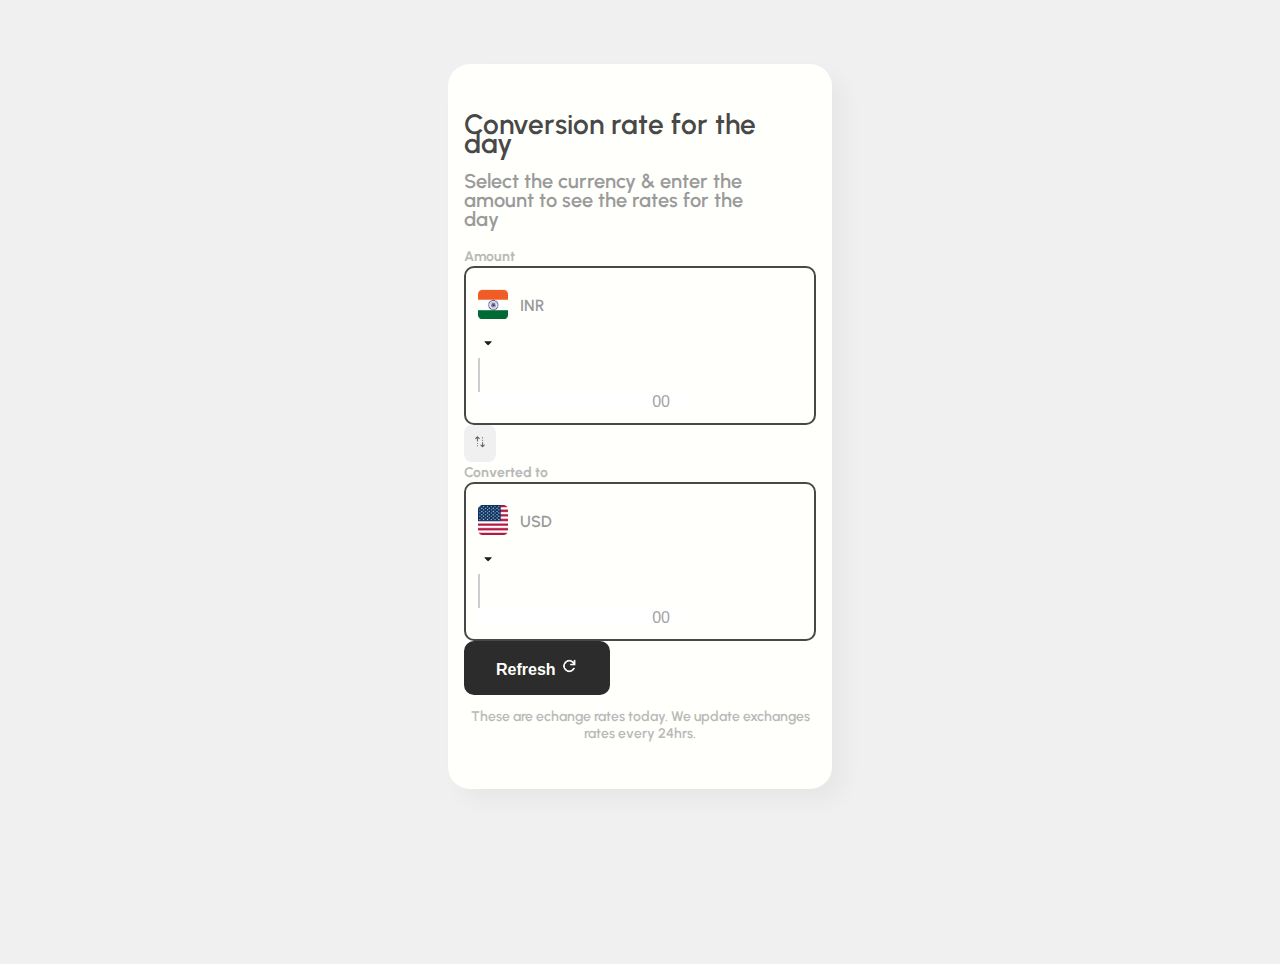
<file: currency exchange/index.html>
<!DOCTYPE html>
<html lang="en">

<head>
    <meta charset="UTF-8">
    <meta name="viewport" content="width=device-width, initial-scale=1.0">
    <title>Currency Converter</title>

    <!-- Bootstrap -->
    <link href="https://cdn.jsdelivr.net/npm/bootstrap@5.3.2/dist/css/bootstrap.min.css" rel="stylesheet"
        integrity="sha384-T3c6CoIi6uLrA9TneNEoa7RxnatzjcDSCmG1MXxSR1GAsXEV/Dwwykc2MPK8M2HN" crossorigin="anonymous">

    <!-- Google Fonts -->
    <link rel="preconnect" href="https://fonts.googleapis.com">
    <link rel="preconnect" href="https://fonts.gstatic.com" crossorigin>
    <link href="https://fonts.googleapis.com/css2?family=Urbanist:ital,wght@0,100..900;1,100..900&display=swap" rel="stylesheet">
    

    <link rel="stylesheet" href="style.css">

</head>

<body>

  <!-- Wrapper Div -->

    <div class="card d-flex flex-column gap-32-box">
        <div class="d-flex flex-column gap-04-box w-100 head-section">
            <h1 class="m-0">
                Conversion rate for the day
            </h1>
            <h2 class="m-0  head-section">
                Select the currency & enter the amount to see the rates for the day
            </h2>
        </div>
        <div class="d-flex flex-column gap-16-box">
            <div class="dropdown-custom d-flex flex-column gap-04-box">
                <label class="form-label m-0" for="input">Amount</label>
                <div class="special-form-control d-flex gap-24-box">
                    <div class="d-flex align-items-center gap-08-box">
                        <div class="toggle" id="from-currency-toggle">
                            <span><img class="flag" src="images/IND.png" alt=""></span>
                            <p class="m-0 country-tag">INR</p>
                        </div>
                        <img src="images/arrow_drop_down.svg" alt="">
                    </div>
                    <div class="options hidden">
                        <div class="option">
                            <span><img class="flag" src="images/IND.png" alt=""></span>
                            <p class="m-0 country-tag">INR</p>
                        </div>
                        <div class="option">
                            <span><img class="flag" src="images/EU.png" alt=""></span>
                            <p class="m-0 country-tag">EUR</p>
                        </div>
                        <div class="option">
                            <span><img class="flag" src="images/USA.png" alt=""></span>
                            <p class="m-0 country-tag">USD</p>
                        </div>
                    </div>
                    <div class="input-divider"> </div>
                    <input id="amount-input" type="number" class="form-control nude-form placeholder-right" placeholder="00">
                </div>
            </div>
            <div class="arrow-arbit">
                <img src="images/multiple_stop.png" alt="">
            </div>
            <div class="dropdown-custom d-flex flex-column gap-04-box">
                <label class="form-label m-0" for="input">Converted to</label>
                <div class="special-form-control d-flex gap-24-box">
                    <div class="d-flex align-items-center gap-08-box">
                        <div class="toggle" id="to-currency-toggle">
                            <span><img class="flag" src="images/USA.png" alt=""></span>
                            <p class="m-0 country-tag">USD</p>
                        </div>
                        <img src="images/arrow_drop_down.svg" alt="">
                    </div>
                    <div class="options hidden">
                        <div class="option">
                            <span><img class="flag" src="images/IND.png" alt=""></span>
                            <p class="m-0 country-tag">INR</p>
                        </div>
                        <div class="option">
                            <span><img class="flag" src="images/EU.png" alt=""></span>
                            <p class="m-0 country-tag">EUR</p>
                        </div>
                        <div class="option">
                            <span><img class="flag" src="images/USA.png" alt=""></span>
                            <p class="m-0 country-tag">USD</p>
                        </div>
                    </div>
                    <div class="input-divider"> </div>
                    <input id="converted-amount" type="number" class="form-control nude-form placeholder-right" placeholder="00">
                </div>
            </div>
        </div>

        <div class="button-wrapper d-flex flex-column gap-08-box">
            <!-- Pay Button -->
            <button id="refresh-button" class="btn btn-primary checkout-button d-flex gap-10-box align-items-center w-100 justify-content-center"
            type="button">
            Refresh
            <img class="btn-icon" src="images/refresh.png" alt="">
            </button>
            <p class="m-0 help-text">
                These are echange rates today. We update exchanges rates every 24hrs.
            </p>
        </div>

    </div>

    <script src="script.js"></script>
</body>

</html>
</file>
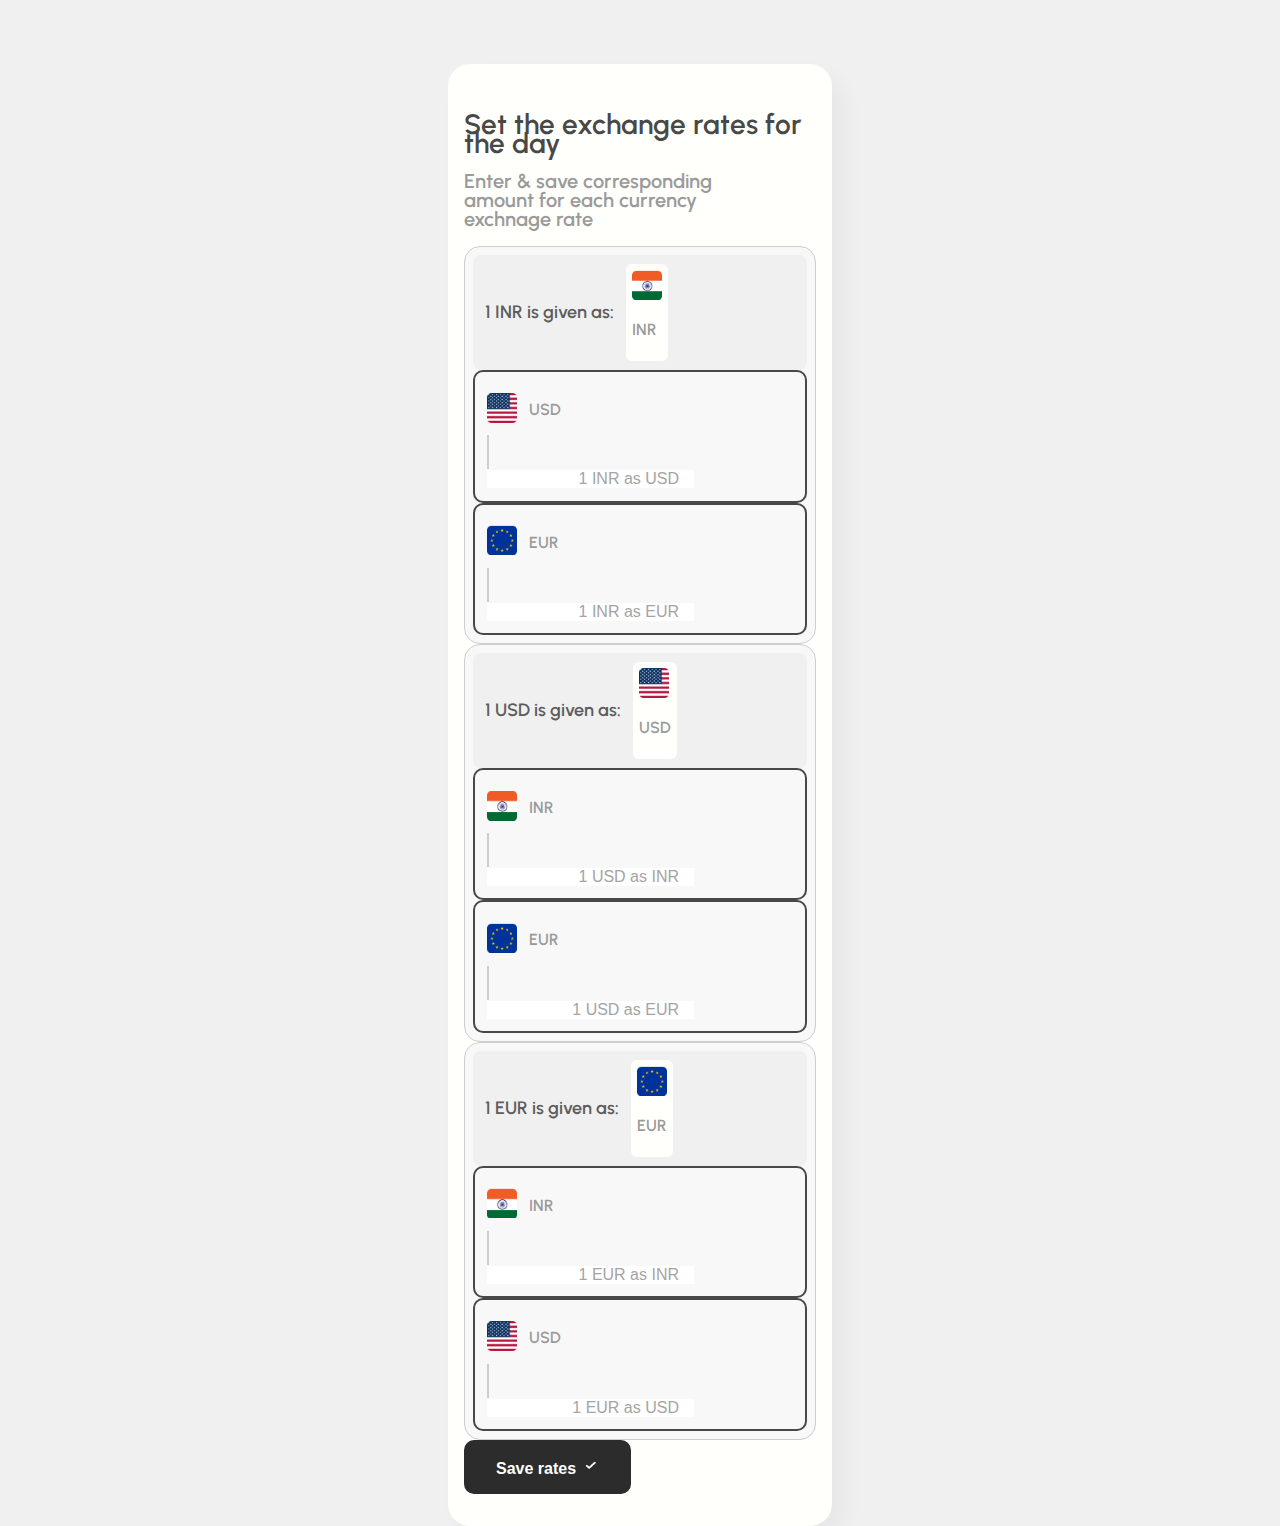
<file: currency exchange/set-rates.html>
<!DOCTYPE html>
<html lang="en">

<head>
    <meta charset="UTF-8">
    <meta name="viewport" content="width=device-width, initial-scale=1.0">
    <title>Save Rates</title>

    <!-- Bootstrap -->
    <link href="https://cdn.jsdelivr.net/npm/bootstrap@5.3.2/dist/css/bootstrap.min.css" rel="stylesheet"
        integrity="sha384-T3c6CoIi6uLrA9TneNEoa7RxnatzjcDSCmG1MXxSR1GAsXEV/Dwwykc2MPK8M2HN" crossorigin="anonymous">

    <!-- Google Fonts -->
    <link rel="preconnect" href="https://fonts.googleapis.com">
    <link rel="preconnect" href="https://fonts.gstatic.com" crossorigin>
    <link href="https://fonts.googleapis.com/css2?family=Urbanist:ital,wght@0,100..900;1,100..900&display=swap" rel="stylesheet">
    

    <link rel="stylesheet" href="style.css">

</head>

<body class=" card-set-rates">

  <!-- Wrapper Div -->

    <div class="card d-flex gap-32-box">
        <div class="d-flex flex-column gap-04-box w-100">
            <h1 class="m-0">
                Set the exchange rates for the day
            </h1>
            <h2 class="m-0 head-section">
                Enter & save corresponding amount for each currency exchnage rate
            </h2>
        </div>
        <div class="d-flex flex-column gap-16-box save-section">
            <div class="option-save justify-content-between align-items-center">
                <h6 class="m-0 save-head">1 INR is given as:</h6>
                <div class="d-flex align-items-center justify-content-start button-curr gap-08-box">
                    <span><img class="flag" src="images/IND.png" alt=""></span>
                    <p class="m-0 country-tag">INR</p>
                </div>
               
            </div>
            <div class="d-flex flex-column gap-08-box">
                <div class="special-form-control d-flex gap-24-box">
                    <div class="d-flex align-items-center gap-08-box">
                        <div class="toggle-cursor-normal" id="to-currency-toggle">
                            <span><img class="flag" src="images/USA.png" alt=""></span>
                            <p class="m-0 country-tag">USD</p>
                        </div>
                    </div>
                    <div class="input-divider"> </div>
                    <input id="converted-amount" type="number" class="form-control nude-form placeholder-right" placeholder="1 INR as USD">
                </div>
                <div class="special-form-control d-flex gap-24-box">
                    <div class="d-flex align-items-center gap-08-box">
                        <div class="toggle-cursor-normal" id="to-currency-toggle">
                            <span><img class="flag" src="images/EU.png" alt=""></span>
                            <p class="m-0 country-tag">EUR</p>
                        </div>
                    </div>
                    <div class="input-divider"> </div>
                    <input id="converted-amount" type="number" class="form-control nude-form placeholder-right" placeholder="1 INR as EUR">
                </div>
            </div>

        </div>
        <div class="d-flex flex-column gap-16-box save-section">
            <div class="option-save justify-content-between align-items-center">
                <h6 class="m-0 save-head">1 USD is given as:</h6>
                <div class="d-flex align-items-center justify-content-start button-curr gap-08-box">
                    <span><img class="flag" src="images/USA.png" alt=""></span>
                    <p class="m-0 country-tag">USD</p>
                </div>
               
            </div>
            <div class="d-flex flex-column gap-08-box">
                <div class="special-form-control d-flex gap-24-box">
                    <div class="d-flex align-items-center gap-08-box">
                        <div class="toggle-cursor-normal" id="to-currency-toggle">
                            <span><img class="flag" src="images/IND.png" alt=""></span>
                            <p class="m-0 country-tag">INR</p>
                        </div>
                    </div>
                    <div class="input-divider"> </div>
                    <input id="converted-amount" type="number" class="form-control nude-form placeholder-right" placeholder="1 USD as INR">
                </div>
                <div class="special-form-control d-flex gap-24-box">
                    <div class="d-flex align-items-center gap-08-box">
                        <div class="toggle-cursor-normal" id="to-currency-toggle">
                            <span><img class="flag" src="images/EU.png" alt=""></span>
                            <p class="m-0 country-tag">EUR</p>
                        </div>
                    </div>
                    <div class="input-divider"> </div>
                    <input id="converted-amount" type="number" class="form-control nude-form placeholder-right" placeholder="1 USD as EUR">
                </div>
            </div>

        </div>
        <div class="d-flex flex-column gap-16-box save-section">
            <div class="option-save justify-content-between align-items-center">
                <h6 class="m-0 save-head">1 EUR is given as:</h6>
                <div class="d-flex align-items-center justify-content-start button-curr gap-08-box">
                    <span><img class="flag" src="images/EU.png" alt=""></span>
                    <p class="m-0 country-tag">EUR</p>
                </div>
               
            </div>
            <div class="d-flex flex-column gap-08-box">
                <div class="special-form-control d-flex gap-24-box">
                    <div class="d-flex align-items-center gap-08-box">
                        <div class="toggle-cursor-normal" id="to-currency-toggle">
                            <span><img class="flag" src="images/IND.png" alt=""></span>
                            <p class="m-0 country-tag">INR</p>
                        </div>
                    </div>
                    <div class="input-divider"> </div>
                    <input id="converted-amount" type="number" class="form-control nude-form placeholder-right" placeholder="1 EUR as INR">
                </div>
                <div class="special-form-control d-flex gap-24-box">
                    <div class="d-flex align-items-center gap-08-box">
                        <div class="toggle-cursor-normal" id="to-currency-toggle">
                            <span><img class="flag" src="images/USA.png" alt=""></span>
                            <p class="m-0 country-tag">USD</p>
                        </div>
                    </div>
                    <div class="input-divider"> </div>
                    <input id="converted-amount" type="number" class="form-control nude-form placeholder-right" placeholder="1 EUR as USD">
                </div>
            </div>

        </div>

        <div class="button-wrapper d-flex flex-column gap-08-box">
            <!-- Pay Button -->
            <button id="refresh-button" class="btn btn-primary checkout-button d-flex gap-10-box align-items-center w-100 justify-content-center"
            type="button">
            Save rates
            <img class="btn-icon" src="images/check_small.png" alt="">
            </button>
        </div>

    </div>

    <script src="script.js"></script>
</body>

</html>
</file>
<file: currency exchange/style.css>
:root {
    /* Color Pallette */

      /* Black */
    --black-sec-25:  #FFFFFC;
    --black-sec-50:  #FAFAFA;
    --black-sec-100: #F8F8F8;
    --black-sec-200: #F0F0F0;
    --black-sec-300: #CDCDCD;
    --black-sec-400: #B9B9B9;
    --black-sec-500: #A4A4A4;
    --black-sec-600: #9A9A9A;
    --black-sec-700: #7B7B7B;
    --black-sec-800: #5C5C5C;
    --black-sec-900: #484848;
    --black-sec-950: #2C2C2C;

    /* Indicative colors */
    /* Red */
    --red-50:  #FEECE8;
    --red-100: #FBC4B6;
    --red-200: #F9A793;
    --red-300: #F67F62;
    --red-400: #F46643;
    --red-500: #F14014;
    --red-600: #DB3A12;
    --red-700: #AB2D0E;
    --red-800: #85230B;
    --red-900: #651B08;

     /* Yellow */
    --yellow-50:  #FFFCEF;
    --yellow-100: #FFF5CE;
    --yellow-200: #FFF1B6;
    --yellow-300: #FFEA95;
    --yellow-400: #FFE681;
    --yellow-500: #FFE061;
    --yellow-600: #E8CC58;
    --yellow-700: #B59F45;
    --yellow-800: #8C7B35;
    --yellow-900: #6B5E29;

     /* Yellow */
    --green-ind-50:  #E6FDE6;
    --green-ind-100: #B0F9B3;
    --green-ind-200: #8AF68E;
    --green-ind-300: #54F25A;
    --green-ind-400: #33F03A;
    --green-ind-500: #00EC09;
    --green-ind-600: #00D708;
    --green-ind-700: #00A806;
    --green-ind-800: #008205;
    --green-ind-900: #006304;



    /* Spacing */
    --spacing-02: 0.125rem;
    --spacing-04: 0.25rem;
    --spacing-06: 0.375rem;
    --spacing-08: 0.5rem;
    --spacing-10: 0.625rem;
    --spacing-12: 0.75rem;
    --spacing-14: 0.875rem;
    --spacing-16: 1rem;
    --spacing-18: 1.125rem;
    --spacing-20: 1.25rem;
    --spacing-22: 1.375rem;
    --spacing-24: 1.5rem;
    --spacing-26: 1.625rem;
    --spacing-28: 1.75rem;
    --spacing-30: 1.875rem;
    --spacing-32: 2rem;
    --spacing-34: 2.125rem;
    --spacing-36: 2.25rem;
    --spacing-38: 2.375rem;
    --spacing-40: 2.5rem;
    --spacing-42: 2.625rem;
    --spacing-44: 2.75rem;
    --spacing-46: 2.875rem;
    --spacing-48: 3rem;
    --spacing-50: 3.125rem;
    --spacing-52: 3.25rem;
    --spacing-54: 3.375rem;
    --spacing-56: 3.5rem;
    --spacing-58: 3.625rem;
    --spacing-60: 3.75rem;
    --spacing-62: 3.875rem;
    --spacing-64: 4rem;
    --spacing-66: 4.125rem;
    --spacing-68: 4.25rem;
    --spacing-70: 4.375rem;
    --spacing-72: 4.5rem;
    --spacing-74: 4.625rem;
    --spacing-76: 4.75rem;
    --spacing-78: 4.875rem;
    --spacing-80: 5rem;
    --spacing-82: 5.125rem;
    --spacing-84: 5.25rem;
    --spacing-86: 5.375rem;
    --spacing-88: 5.5rem;
    --spacing-90: 5.625rem;
    --spacing-92: 5.75rem;
    --spacing-94: 5.875rem;
    --spacing-96: 6rem;
    --spacing-98: 6.125rem;
    --spacing-100: 6.25rem;
    --spacing-102: 6.375rem;
    --spacing-104: 6.5rem;
    --spacing-106: 6.625rem;
    --spacing-108: 6.75rem;
    --spacing-110: 6.875rem;
    --spacing-112: 7rem;
    --spacing-114: 7.125rem;
    --spacing-116: 7.25rem;
    --spacing-118: 7.375rem;
    --spacing-120: 7.5rem;
    --spacing-122: 7.625rem;
    --spacing-124: 7.75rem;
    --spacing-126: 7.875rem;
    --spacing-128: 8rem;
    --spacing-130: 8.125rem;
    --spacing-132: 8.25rem;
    --spacing-134: 8.375rem;
    --spacing-136: 8.5rem;
    --spacing-138: 8.625rem;
    --spacing-140: 8.75rem;
    --spacing-142: 8.875rem;
    --spacing-144: 9rem;
    --spacing-146: 9.125rem;
    --spacing-148: 9.25rem;
    --spacing-150: 9.375rem;
    --spacing-152: 9.5rem;
    --spacing-154: 9.625rem;
    --spacing-156: 9.75rem;
    --spacing-158: 9.875rem;
    --spacing-160: 10rem;
    --spacing-162: 10.125rem;
    --spacing-164: 10.25rem;
    --spacing-166: 10.375rem;
    --spacing-168: 10.5rem;
    --spacing-170: 10.625rem;
    --spacing-172: 10.75rem;
    --spacing-174: 10.875rem;
    --spacing-176: 11rem;
    --spacing-178: 11.125rem;
    --spacing-180: 11.25rem;
    --spacing-182: 11.375rem;
    --spacing-184: 11.5rem;
    --spacing-186: 11.625rem;
    --spacing-188: 11.75rem;
    --spacing-190: 11.875rem;
    --spacing-192: 12rem;
    --spacing-200: 12.125rem;
}



/* Dropdown CSS */

* {
    box-sizing: border-box;
  }
  html, body {
    background-color: var(--black-sec-200);
    height: 100%;
    margin: 0;
    padding: 0;
  }
  body {
    font-family: "Urbanist", sans-serif;
    line-height: 120% !important;
    display: flex;
    justify-content: center;
    margin-top: var(--spacing-64);

  }
  
  .hidden {
    display: none;
  }
  
  .dropdown-custom {
    border-radius: var(--spacing-08);

  }
  .toggle {
    display: flex;
    gap: var(--spacing-12);
    align-items: center;
    justify-content: start;
    align-items: center;
    cursor: pointer;
  }
  .options {
    padding: var(--spacing-06);
    position: absolute;
    background-color: var(--black-sec-25);
    box-shadow: 6px 6px 12px rgba(0, 0, 0, 0.12);
    border-radius: var(--spacing-10);
    z-index: 99;
    min-width: var(--spacing-150);
  }
  
  .option {
    display: flex;
    gap: var(--spacing-12);
    align-items: center;
    justify-content: start;
    border-radius: 3px;
    padding: 10px;
  }
  .option:hover {
    background: var(--black-sec-200);
    cursor: pointer;
    border-radius: var(--spacing-08);
  }
  .flag {
    min-width: var(--spacing-30) !important;
    max-width: var(--spacing-30) !important;
    min-height: var(--spacing-30) !important;
    max-height: var(--spacing-30) !important;
    object-fit:cover;
  }
  /* Dropdown CSS */

  .card {
    max-width: 30%;
    background-color: var(--black-sec-25);
    padding:  var(--spacing-32) var(--spacing-16);
    border: none;
    border-radius: var(--spacing-22);
    box-shadow: 12px 12px 22px rgba(0, 0, 0, 0.04);
    height: fit-content;
  }
  .special-form-control {
    position: relative;
    padding:0.75rem;
    font-size: var(--font-18);
    line-height: 120%;
    font-weight: 500;
    border-radius: var(--spacing-10);
    border: solid 2px var(--black-sec-900);
    color: var(--black-sec-800);
    font-weight: 500;
    background-color: var(--bg-white) !important;
  }



  h1 {
    font-size: var(--spacing-28);
    font-weight: 600;
    color: var(--black-sec-900);
  }

  h2 {
    font-size: var(--spacing-20);
    font-weight: 600;
    color: var(--black-sec-600);
  }

  .nude-form {
    border: none !important;
    padding: 0;
    text-align: right;    
    font-size: var(--spacing-16) !important;
    font-weight: 500 !important;
    color: var(--black-sec-900) !important;
  }

  .nude-form:focus {
    color: var(--black-sec-900) !important;
  }
  .nude-form::placeholder {
    color: var(--black-sec-500) !important;
  }

   .form-label {
    font-size: var(--spacing-14);
    font-weight: 700 !important;
    color: var(--black-sec-400);
   }

   .input-divider {
    width: var(--spacing-02);
    background-color: var(--black-sec-300)!important;
    height: var(--spacing-34) !important;
   }

   .country-tag {
    font-size: var(--spacing-16) !important;
    font-weight: 600 !important;
    color: var(--black-sec-600);
   }

   .toggle, .option {
    min-width: var(--spacing-100) !important;
   }

   .arrow-arbit {
    background-color: var(--black-sec-200);
    width: fit-content;
    padding: var(--spacing-08);
    border-radius: var(--spacing-08);
   }


   .checkout-button {
    font-size: var(--font-16);
    font-weight: 600;
    padding: 1rem 2rem;
    border-radius: var(--spacing-10);
    background-color: var(--black-sec-950) !important;
    border: transparent;
    color: var(--black-sec-25);
    gap: 0.75rem;
    transition: ease-in-out .15s;
  }

  .checkout-button:hover {
    background-color: #1e1e1e !important;
  }
  .checkout-button:active {
    background-color: #111111 !important;
  }

  .spinner-border {
    width: var(--spacing-18);
    height: var(--spacing-18);
    border: none;
}


  .custom-spinner {
    width: var(--spacing-18) !important;
    height: var(--spacing-18) !important;
  }

  .help-text {
    font-size: var(--spacing-14) !important;
    font-weight: 600 !important;
    color: var(--black-sec-400);
    line-height: 120%;
    text-align: center;
  }

.btn-icon {
  width: var(--spacing-18);
}

.head-section {
  width: 90%;
}

.option-save {
  display: flex;
  gap: var(--spacing-12);
  align-items: center;
  justify-content: start;
  border-radius: var(--spacing-12);
  padding: var(--spacing-06)var(--spacing-06)var(--spacing-06)var(--spacing-12);
  background: var(--black-sec-200);
  border-radius: var(--spacing-08);
}


.button-curr {
  background-color: var(--black-sec-25);
  border-radius: var(--spacing-06);
  padding: var(--spacing-06);
}

.save-head {
  font-size: var(--spacing-18) !important;
  font-weight: 600 !important;
  color: var(--black-sec-800);
}

.cursor-normal {
  cursor: normal;
}

.toggle-cursor-normal {
    display: flex;
    gap: var(--spacing-12);
    align-items: center;
    justify-content: start;
    align-items: center;
}

.save-section {
  background-color: var(--black-sec-100);
  border-radius: var(--spacing-16);
  padding:var(--spacing-08);
  border: solid 1px var(--black-sec-300);

}

.card-set-rates {
  padding-bottom: var(--spacing-64) !important;
}


@media screen and (min-width: 520px) and (max-width: 1250px) {
  .card {
    min-width: 50%;
  }
}
@media screen and (min-width: 520px) and (max-width: 990px) {
  .card {
    min-width: 70%;
  }
}
@media screen and (min-width: 0px) and (max-width: 520px) {

  body {
    margin: 0;
  }

  .card {
    min-width: 100%;
    border-radius: 0;
    margin: 0;
    min-height: 100vh;
    padding-top: var(--spacing-64);
    padding-bottom: var(--spacing-64);
  }

  h1 {
    font-size: var(--spacing-24);
  }

  h2 {
    font-size: var(--spacing-18);
  }

  .head-section {
    width: 100% !important;
  }

  .form-label {
    font-size: var(--spacing-12);
  }
  .country-tag {
    font-size: var(--spacing-14);
  }

  .special-form-control {
    padding: var(--spacing-08);
    gap: var(--spacing-12) !important;
  }

  .toggle, .options {
  max-width: var(--spacing-80) !important;
  }

  .checkout-button {
    font-size: var(--spacing-14);
  }
  
  .help-text {
    font-size: var(--spacing-12) !important;
  }

}


  .gap-04-box {
    gap: var(--spacing-04);
}

.gap-08-box {
    gap: var(--spacing-08);
}

.gap-08-box {
    gap: var(--spacing-08);
}

.gap-10-box {
    gap: var(--spacing-10);
}

.gap-12-box {
    gap: var(--spacing-12);
}

.gap-14-box {
    gap: var(--spacing-14);
}

.gap-16-box {
    gap: var(--spacing-16);
}

.gap-18-box {
    gap: var(--spacing-18);
}

.gap-20-box {
    gap: var(--spacing-20);
}

.gap-22-box {
    gap: var(--spacing-22);
}

.gap-24-box {
    gap: var(--spacing-24);
}

.gap-26-box {
    gap: var(--spacing-26);
}

.gap-28-box {
    gap: var(--spacing-28);
}

.gap-30-box {
    gap: var(--spacing-30);
}

.gap-32-box {
    gap: var(--spacing-32);
}
.gap-34-box {
    gap: var(--spacing-34);
}
.gap-36-box {
    gap: var(--spacing-36);
}
.gap-38-box {
    gap: var(--spacing-38);
}
.gap-40-box {
    gap: var(--spacing-40);
}

.gap-64-box {
    gap: var(--spacing-64);
}
.gap-01-box {
    gap: 1%;
}
</file>
